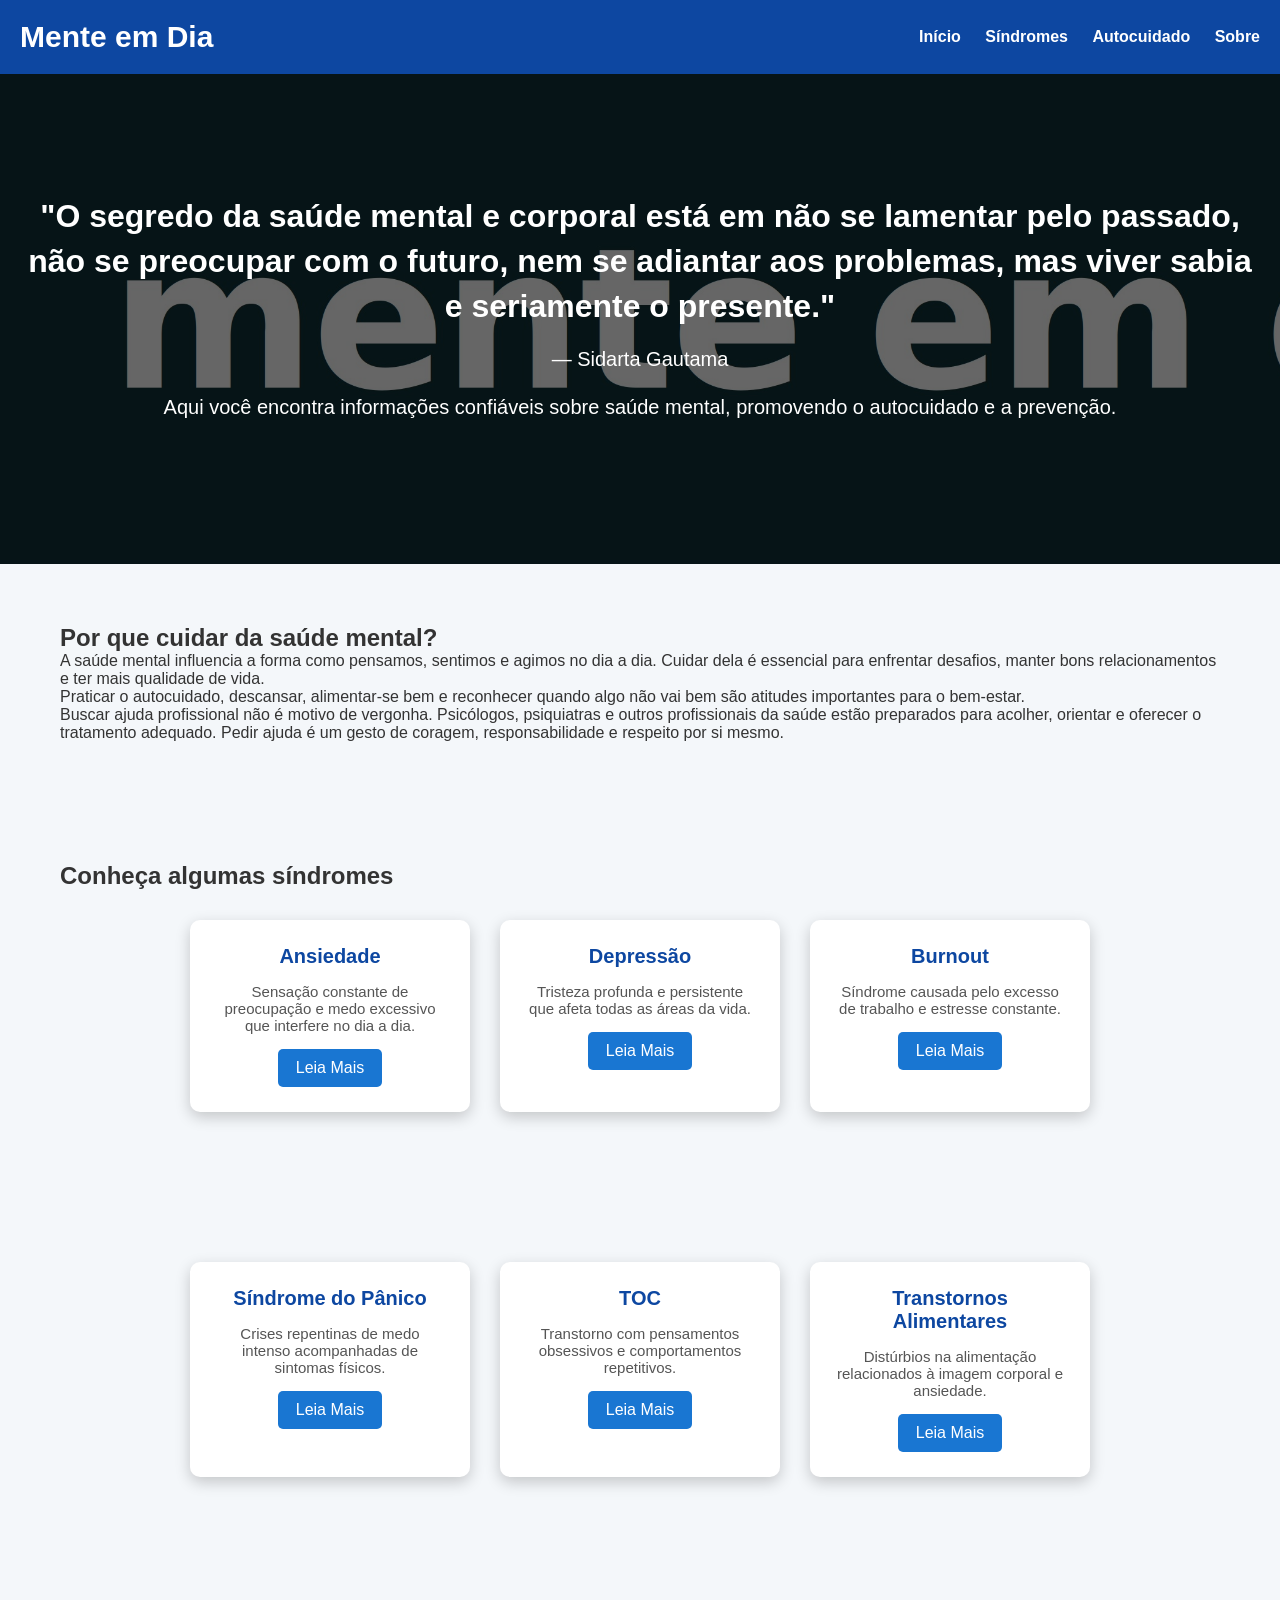
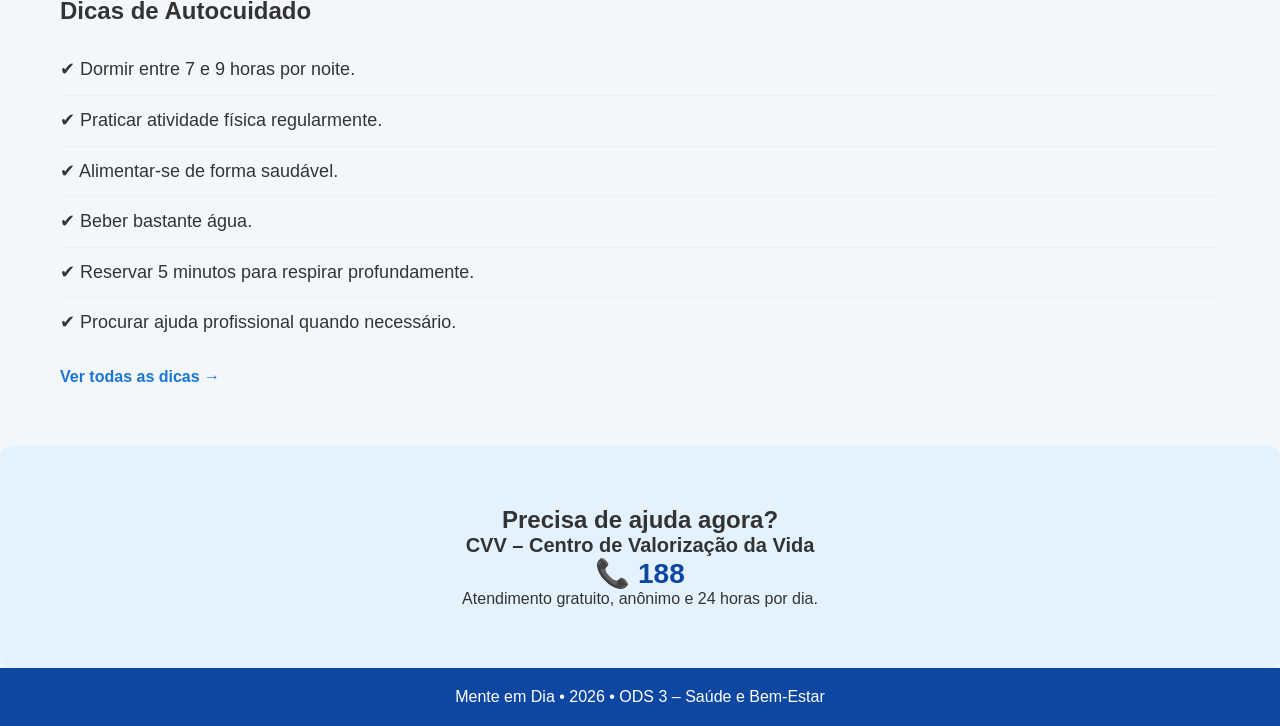
<file: index.html>
<!DOCTYPE html>
<html lang="pt-br">
<head>
    <meta charset="UTF-8">
    <meta name="viewport" content="width=device-width, initial-scale=1.0">
    <title>Mente em Dia</title>
    <link rel="stylesheet" href="style.css">
</head>
<body>

<header>
    <h1>Mente em Dia</h1>
    <nav>
        <a href="index.html">Início</a>
        <a href="sindrome.html">Síndromes</a>
        <a href="autocuidado.html">Autocuidado</a>
        <a href="sobre.html">Sobre</a>
    </nav>
</header>

<section class="banner banner-inicio">
    <div>
        <h2>"O segredo da saúde mental e corporal está em não se lamentar pelo passado, não se preocupar com o futuro, nem se adiantar aos problemas, mas viver sabia e seriamente o presente."</h2>
        <p>— Sidarta Gautama</p>
        <p>Aqui você encontra informações confiáveis sobre saúde mental, promovendo o autocuidado e a prevenção.</p>
    </div>
</section>

<section class="ods">
    <h2>Por que cuidar da saúde mental?</h2>
    <p>A saúde mental influencia a forma como pensamos, sentimos e agimos no dia a dia. Cuidar dela é essencial para enfrentar desafios, manter bons relacionamentos e ter mais qualidade de vida.</p>
    <p>Praticar o autocuidado, descansar, alimentar-se bem e reconhecer quando algo não vai bem são atitudes importantes para o bem-estar.</p>
    <p>Buscar ajuda profissional não é motivo de vergonha. Psicólogos, psiquiatras e outros profissionais da saúde estão preparados para acolher, orientar e oferecer o tratamento adequado. Pedir ajuda é um gesto de coragem, responsabilidade e respeito por si mesmo.</p>
</section>

<section class="cards">
    <h2>Conheça algumas síndromes</h2>
    <div class="container">
        <div class="card">
            <h3>Ansiedade</h3>
            <p>Sensação constante de preocupação e medo excessivo que interfere no dia a dia.</p>
            <a href="sindrome.html">Leia Mais</a>
        </div>
        <div class="card">
            <h3>Depressão</h3>
            <p>Tristeza profunda e persistente que afeta todas as áreas da vida.</p>
            <a href="sindrome.html">Leia Mais</a>
        </div>
        <div class="card">
            <h3>Burnout</h3>
            <p>Síndrome causada pelo excesso de trabalho e estresse constante.</p>
            <a href="sindrome.html">Leia Mais</a>
        </div>
    </div>
</section>

<section class="cards">
    <div class="container">
        <div class="card">
            <h3>Síndrome do Pânico</h3>
            <p>Crises repentinas de medo intenso acompanhadas de sintomas físicos.</p>
            <a href="sindrome.html">Leia Mais</a>
        </div>
        <div class="card">
            <h3>TOC</h3>
            <p>Transtorno com pensamentos obsessivos e comportamentos repetitivos.</p>
            <a href="sindrome.html">Leia Mais</a>
        </div>
        <div class="card">
            <h3>Transtornos Alimentares</h3>
            <p>Distúrbios na alimentação relacionados à imagem corporal e ansiedade.</p>
            <a href="sindrome.html">Leia Mais</a>
        </div>
    </div>
</section>

<section class="dicas">
    <h2>Dicas de Autocuidado</h2>
    <ul>
        <li>✔ Dormir entre 7 e 9 horas por noite.</li>
        <li>✔ Praticar atividade física regularmente.</li>
        <li>✔ Alimentar-se de forma saudável.</li>
        <li>✔ Beber bastante água.</li>
        <li>✔ Reservar 5 minutos para respirar profundamente.</li>
        <li>✔ Procurar ajuda profissional quando necessário.</li>
    </ul>
    <p style="margin-top:20px;">
        <a href="autocuidado.html" style="color:#1976D2; font-weight:bold; text-decoration:none;">Ver todas as dicas →</a>
    </p>
</section>

<section class="ods ajuda">
    <h2>Precisa de ajuda agora?</h2>
    <p style="font-size:20px;"><strong>CVV – Centro de Valorização da Vida</strong></p>
    <p style="font-size:28px; font-weight:bold; color:#0D47A1;">📞 188</p>
    <p>Atendimento gratuito, anônimo e 24 horas por dia.</p>
</section>

<footer>
    <p>Mente em Dia • 2026 • ODS 3 – Saúde e Bem-Estar</p>
</footer>

<script src="script.js"></script>

</body>
</html>
</file>
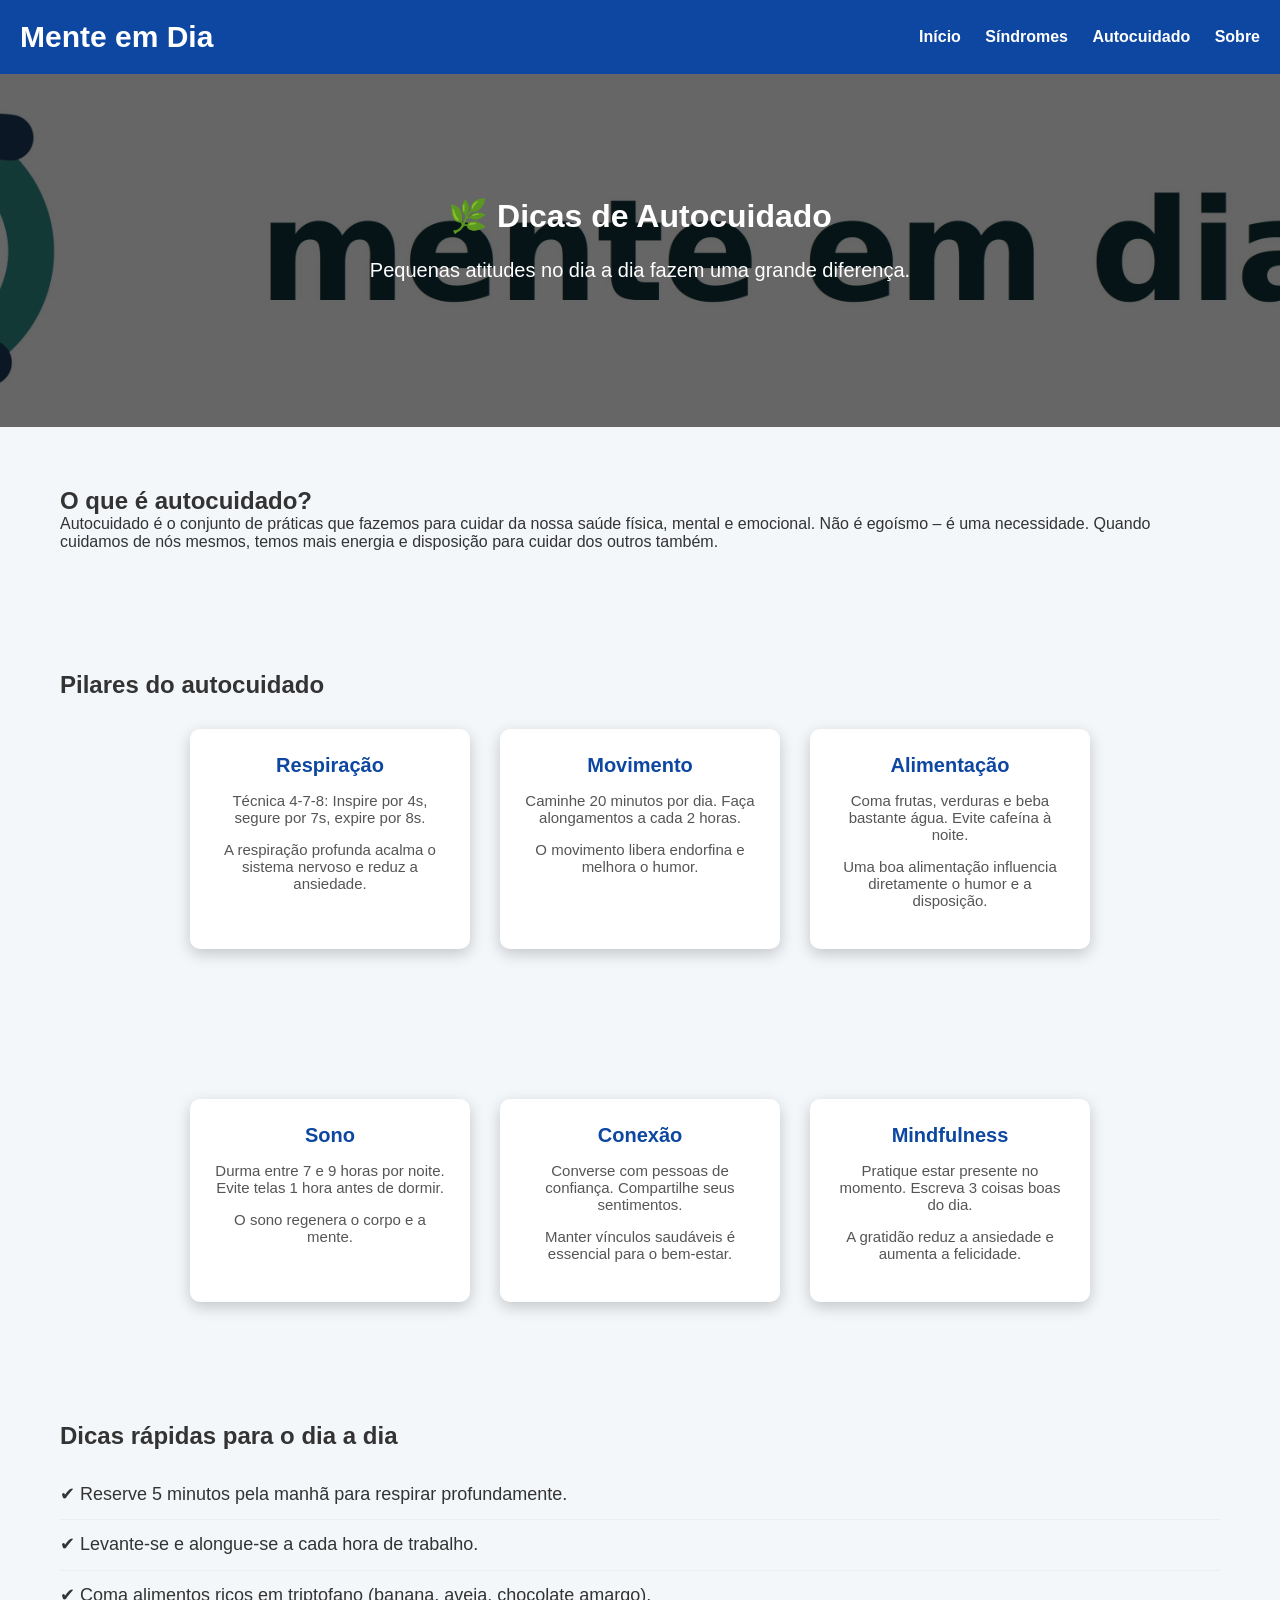
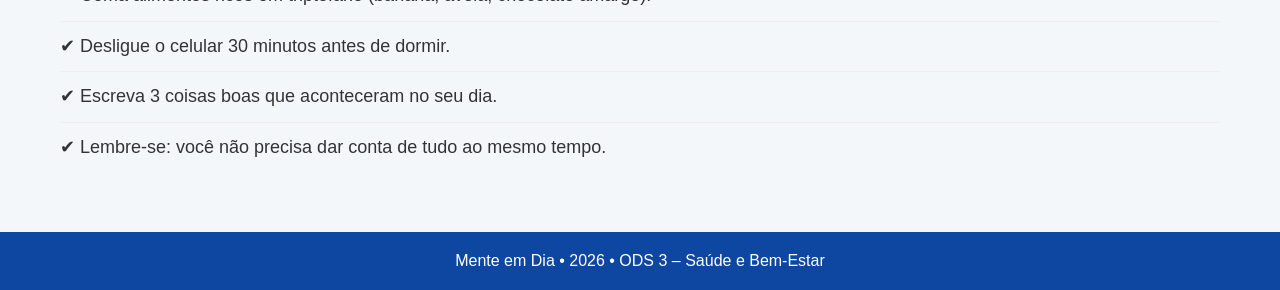
<file: autocuidado.html>
<!DOCTYPE html>
<html lang="pt-br">
<head>
    <meta charset="UTF-8">
    <meta name="viewport" content="width=device-width, initial-scale=1.0">
    <title>Autocuidado – Mente em Dia</title>
    <link rel="stylesheet" href="style.css">
</head>
<body>

<header>
    <h1>Mente em Dia</h1>
    <nav>
        <a href="index.html">Início</a>
        <a href="sindrome.html">Síndromes</a>
        <a href="autocuidado.html">Autocuidado</a>
        <a href="sobre.html">Sobre</a>
    </nav>
</header>

<section class="banner banner-autocuidado">
    <div>
        <h2>🌿 Dicas de Autocuidado</h2>
        <p>Pequenas atitudes no dia a dia fazem uma grande diferença.</p>
    </div>
</section>

<section class="ods">
    <h2>O que é autocuidado?</h2>
    <p>Autocuidado é o conjunto de práticas que fazemos para cuidar da nossa saúde física, mental e emocional. Não é egoísmo – é uma necessidade. Quando cuidamos de nós mesmos, temos mais energia e disposição para cuidar dos outros também.</p>
</section>

<section class="cards">
    <h2>Pilares do autocuidado</h2>
    <div class="container">
        <div class="card">
            <h3>Respiração</h3>
            <p>Técnica 4-7-8: Inspire por 4s, segure por 7s, expire por 8s.</p>
            <p>A respiração profunda acalma o sistema nervoso e reduz a ansiedade.</p>
        </div>
        <div class="card">
            <h3>Movimento</h3>
            <p>Caminhe 20 minutos por dia. Faça alongamentos a cada 2 horas.</p>
            <p>O movimento libera endorfina e melhora o humor.</p>
        </div>
        <div class="card">
            <h3>Alimentação</h3>
            <p>Coma frutas, verduras e beba bastante água. Evite cafeína à noite.</p>
            <p>Uma boa alimentação influencia diretamente o humor e a disposição.</p>
        </div>
    </div>
</section>

<section class="cards">
    <div class="container">
        <div class="card">
            <h3>Sono</h3>
            <p>Durma entre 7 e 9 horas por noite. Evite telas 1 hora antes de dormir.</p>
            <p>O sono regenera o corpo e a mente.</p>
        </div>
        <div class="card">
            <h3>Conexão</h3>
            <p>Converse com pessoas de confiança. Compartilhe seus sentimentos.</p>
            <p>Manter vínculos saudáveis é essencial para o bem-estar.</p>
        </div>
        <div class="card">
            <h3>Mindfulness</h3>
            <p>Pratique estar presente no momento. Escreva 3 coisas boas do dia.</p>
            <p>A gratidão reduz a ansiedade e aumenta a felicidade.</p>
        </div>
    </div>
</section>

<section class="dicas">
    <h2>Dicas rápidas para o dia a dia</h2>
    <ul>
        <li>✔ Reserve 5 minutos pela manhã para respirar profundamente.</li>
        <li>✔ Levante-se e alongue-se a cada hora de trabalho.</li>
        <li>✔ Coma alimentos ricos em triptofano (banana, aveia, chocolate amargo).</li>
        <li>✔ Desligue o celular 30 minutos antes de dormir.</li>
        <li>✔ Escreva 3 coisas boas que aconteceram no seu dia.</li>
        <li>✔ Lembre-se: você não precisa dar conta de tudo ao mesmo tempo.</li>
    </ul>
</section>

<footer>
    <p>Mente em Dia • 2026 • ODS 3 – Saúde e Bem-Estar</p>
</footer>

<script src="script.js"></script>

</body>
</html>
</file>
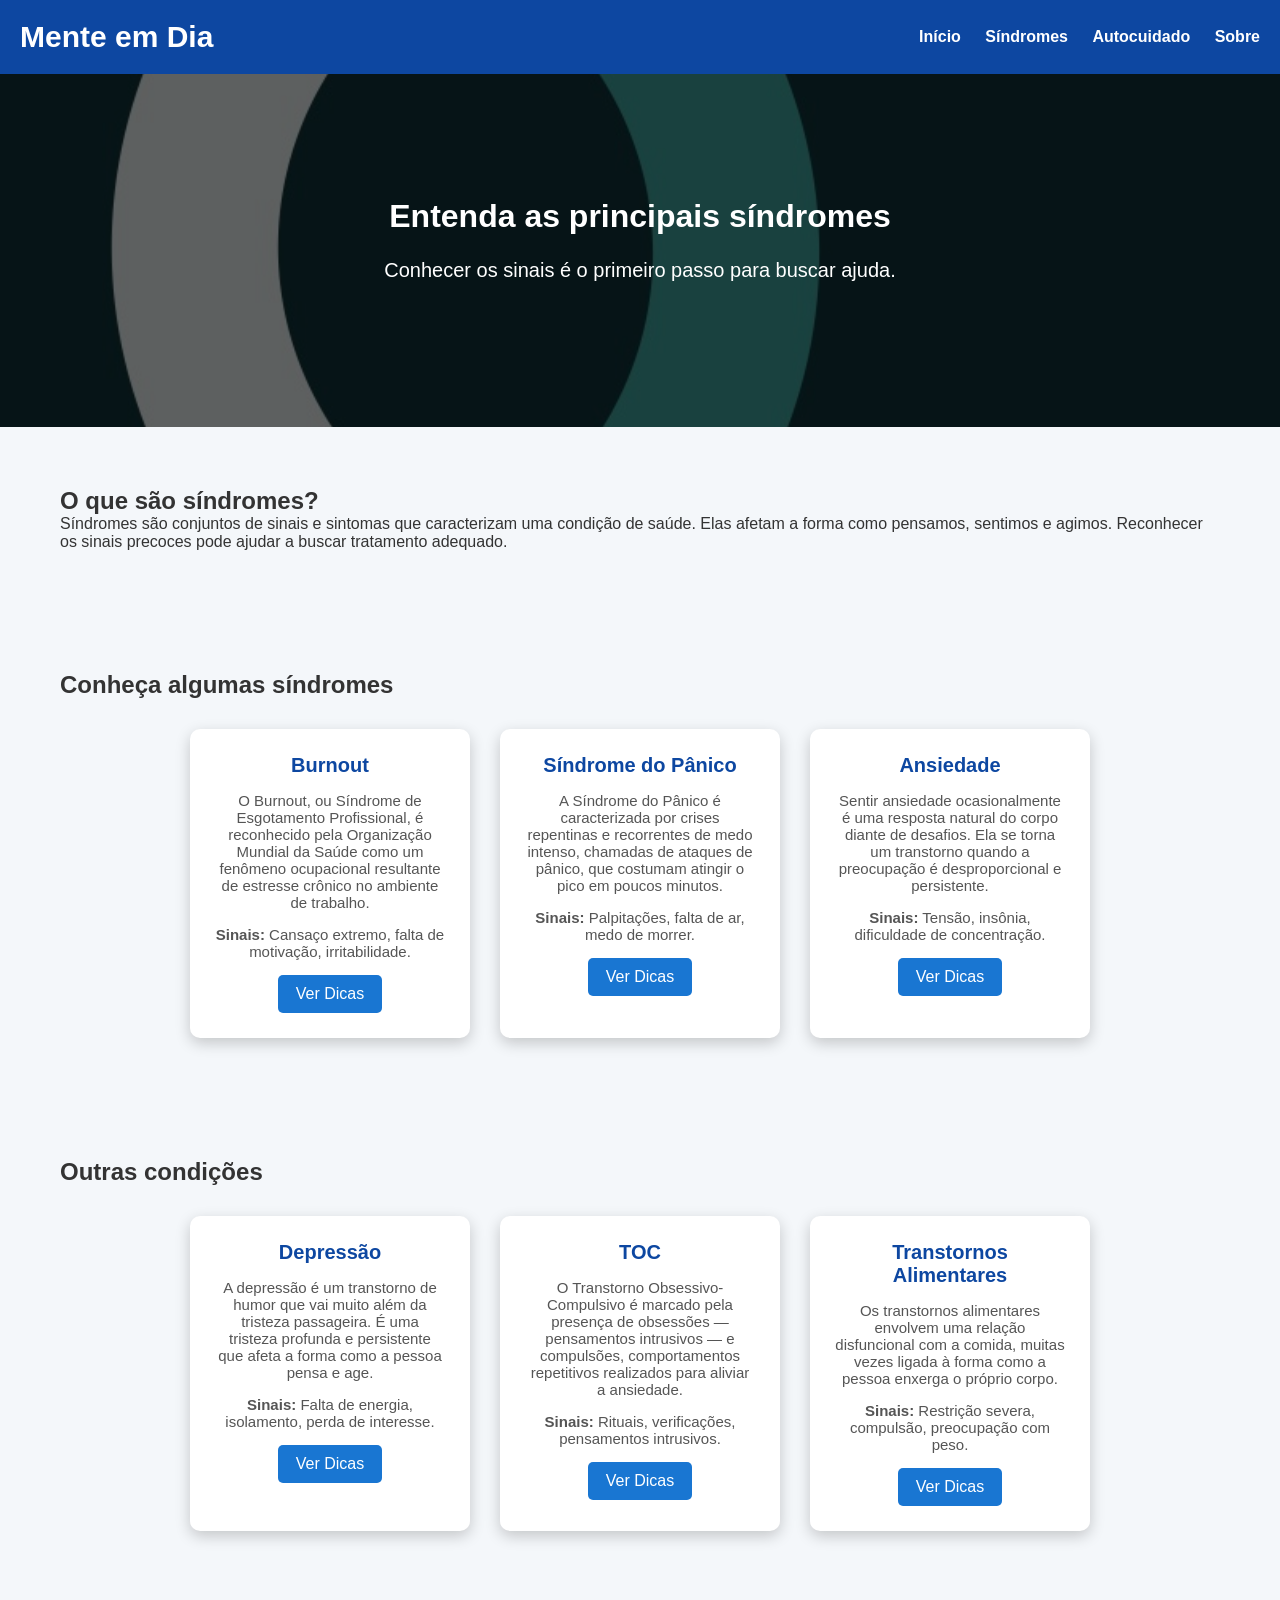
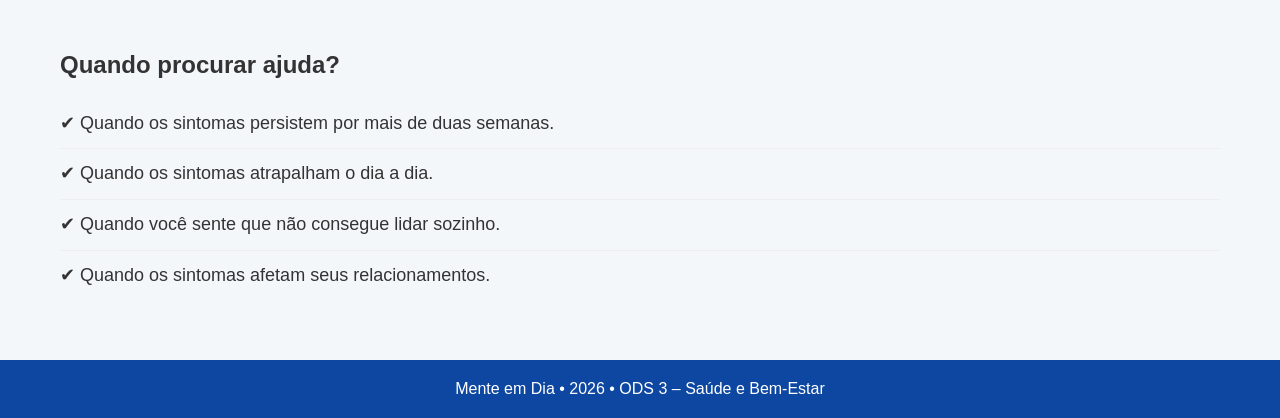
<file: sindrome.html>
<!DOCTYPE html>
<html lang="pt-br">
<head>
    <meta charset="UTF-8">
    <meta name="viewport" content="width=device-width, initial-scale=1.0">
    <title>Síndromes – Mente em Dia</title>
    <link rel="stylesheet" href="style.css">
</head>
<body>

<header>
    <h1>Mente em Dia</h1>
    <nav>
        <a href="index.html">Início</a>
        <a href="sindrome.html">Síndromes</a>
        <a href="autocuidado.html">Autocuidado</a>
        <a href="sobre.html">Sobre</a>
    </nav>
</header>

<section class="banner banner-sindrome">
    <div>
        <h2>Entenda as principais síndromes</h2>
        <p>Conhecer os sinais é o primeiro passo para buscar ajuda.</p>
    </div>
</section>

<section class="ods">
    <h2>O que são síndromes?</h2>
    <p>Síndromes são conjuntos de sinais e sintomas que caracterizam uma condição de saúde. Elas afetam a forma como pensamos, sentimos e agimos. Reconhecer os sinais precoces pode ajudar a buscar tratamento adequado.</p>
</section>

<section class="cards">
    <h2>Conheça algumas síndromes</h2>
    <div class="container">
        <div class="card">
            <h3>Burnout</h3>
            <p>O Burnout, ou Síndrome de Esgotamento Profissional, é reconhecido pela Organização Mundial da Saúde como um fenômeno ocupacional resultante de estresse crônico no ambiente de trabalho.</p>
            <p><strong>Sinais:</strong> Cansaço extremo, falta de motivação, irritabilidade.</p>
            <a href="autocuidado.html">Ver Dicas</a>
        </div>
        <div class="card">
            <h3>Síndrome do Pânico</h3>
            <p>A Síndrome do Pânico é caracterizada por crises repentinas e recorrentes de medo intenso, chamadas de ataques de pânico, que costumam atingir o pico em poucos minutos.</p>
            <p><strong>Sinais:</strong> Palpitações, falta de ar, medo de morrer.</p>
            <a href="autocuidado.html">Ver Dicas</a>
        </div>
        <div class="card">
            <h3>Ansiedade</h3>
            <p>Sentir ansiedade ocasionalmente é uma resposta natural do corpo diante de desafios. Ela se torna um transtorno quando a preocupação é desproporcional e persistente.</p>
            <p><strong>Sinais:</strong> Tensão, insônia, dificuldade de concentração.</p>
            <a href="autocuidado.html">Ver Dicas</a>
        </div>
    </div>
</section>

<section class="cards">
    <h2>Outras condições</h2>
    <div class="container">
        <div class="card">
            <h3>Depressão</h3>
            <p>A depressão é um transtorno de humor que vai muito além da tristeza passageira. É uma tristeza profunda e persistente que afeta a forma como a pessoa pensa e age.</p>
            <p><strong>Sinais:</strong> Falta de energia, isolamento, perda de interesse.</p>
            <a href="autocuidado.html">Ver Dicas</a>
        </div>
        <div class="card">
            <h3>TOC</h3>
            <p>O Transtorno Obsessivo-Compulsivo é marcado pela presença de obsessões — pensamentos intrusivos — e compulsões, comportamentos repetitivos realizados para aliviar a ansiedade.</p>
            <p><strong>Sinais:</strong> Rituais, verificações, pensamentos intrusivos.</p>
            <a href="autocuidado.html">Ver Dicas</a>
        </div>
        <div class="card">
            <h3>Transtornos Alimentares</h3>
            <p>Os transtornos alimentares envolvem uma relação disfuncional com a comida, muitas vezes ligada à forma como a pessoa enxerga o próprio corpo.</p>
            <p><strong>Sinais:</strong> Restrição severa, compulsão, preocupação com peso.</p>
            <a href="autocuidado.html">Ver Dicas</a>
        </div>
    </div>
</section>

<section class="dicas">
    <h2>Quando procurar ajuda?</h2>
    <ul>
        <li>✔ Quando os sintomas persistem por mais de duas semanas.</li>
        <li>✔ Quando os sintomas atrapalham o dia a dia.</li>
        <li>✔ Quando você sente que não consegue lidar sozinho.</li>
        <li>✔ Quando os sintomas afetam seus relacionamentos.</li>
    </ul>
</section>

<footer>
    <p>Mente em Dia • 2026 • ODS 3 – Saúde e Bem-Estar</p>
</footer>

<script src="script.js"></script>

</body>
</html>
</file>
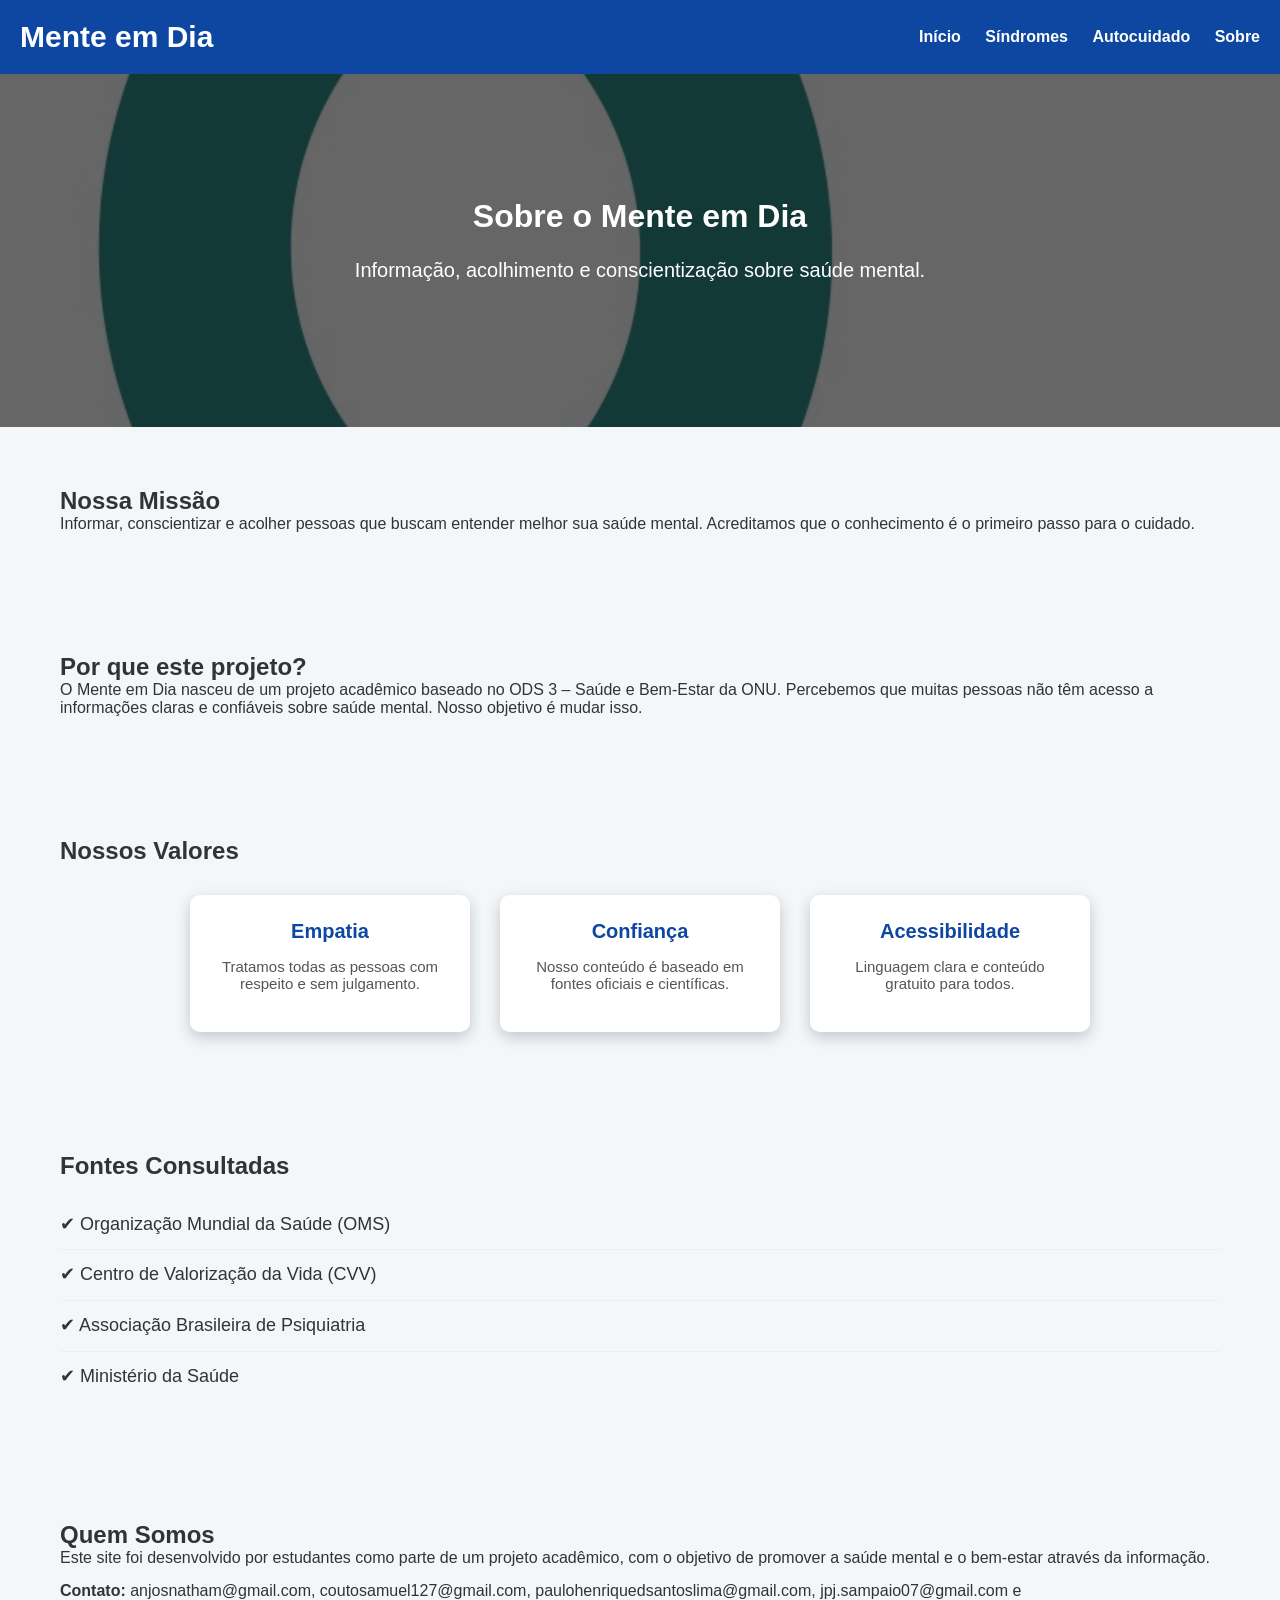
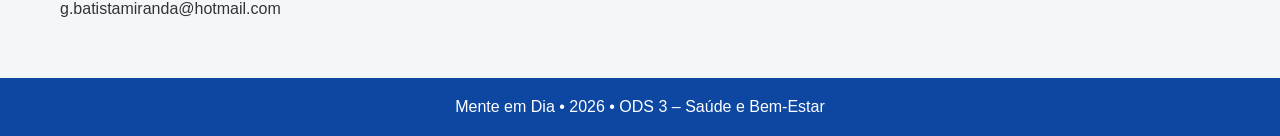
<file: sobre.html>
<!DOCTYPE html>
<html lang="pt-br">
<head>
    <meta charset="UTF-8">
    <meta name="viewport" content="width=device-width, initial-scale=1.0">
    <title>Sobre – Mente em Dia</title>
    <link rel="stylesheet" href="style.css">
</head>
<body>

<header>
    <h1>Mente em Dia</h1>
    <nav>
        <a href="index.html">Início</a>
        <a href="sindrome.html">Síndromes</a>
        <a href="autocuidado.html">Autocuidado</a>
        <a href="sobre.html">Sobre</a>
    </nav>
</header>

<section class="banner banner-sobre">
    <div>
        <h2>Sobre o Mente em Dia</h2>
        <p>Informação, acolhimento e conscientização sobre saúde mental.</p>
    </div>
</section>

<section class="ods">
    <h2>Nossa Missão</h2>
    <p>Informar, conscientizar e acolher pessoas que buscam entender melhor sua saúde mental. Acreditamos que o conhecimento é o primeiro passo para o cuidado.</p>
</section>

<section class="ods">
    <h2>Por que este projeto?</h2>
    <p>O Mente em Dia nasceu de um projeto acadêmico baseado no ODS 3 – Saúde e Bem-Estar da ONU. Percebemos que muitas pessoas não têm acesso a informações claras e confiáveis sobre saúde mental. Nosso objetivo é mudar isso.</p>
</section>

<section class="cards">
    <h2>Nossos Valores</h2>
    <div class="container">
        <div class="card">
            <h3>Empatia</h3>
            <p>Tratamos todas as pessoas com respeito e sem julgamento.</p>
        </div>
        <div class="card">
            <h3>Confiança</h3>
            <p>Nosso conteúdo é baseado em fontes oficiais e científicas.</p>
        </div>
        <div class="card">
            <h3>Acessibilidade</h3>
            <p>Linguagem clara e conteúdo gratuito para todos.</p>
        </div>
    </div>
</section>

<section class="dicas">
    <h2>Fontes Consultadas</h2>
    <ul>
        <li>✔ Organização Mundial da Saúde (OMS)</li>
        <li>✔ Centro de Valorização da Vida (CVV)</li>
        <li>✔ Associação Brasileira de Psiquiatria</li>
        <li>✔ Ministério da Saúde</li>
    </ul>
</section>

<section class="ods">
    <h2>Quem Somos</h2>
    <p>Este site foi desenvolvido por estudantes como parte de um projeto acadêmico, com o objetivo de promover a saúde mental e o bem-estar através da informação.</p>
    <p style="margin-top:15px;"><strong>Contato:</strong> anjosnatham@gmail.com, coutosamuel127@gmail.com, paulohenriquedsantoslima@gmail.com, jpj.sampaio07@gmail.com e g.batistamiranda@hotmail.com</p>
</section>

<footer>
    <p>Mente em Dia • 2026 • ODS 3 – Saúde e Bem-Estar</p>
</footer>

<script src="script.js"></script>

</body>
</html>
</file>
<file: style.css>
/* Reset */
*{
    margin:0;
    padding:0;
    box-sizing:border-box;
}

body{
    font-family:Arial, Helvetica, sans-serif;
    background:#f4f7fa;
    color:#333;
}

header{
    background:#0D47A1;
    color:white;
    padding:20px;
    display:flex;
    justify-content:space-between;
    align-items:center;
    flex-wrap:wrap;
}

header h1{
    font-size:30px;
}

nav a{
    color:white;
    text-decoration:none;
    margin-left:20px;
    font-weight:bold;
    transition:0.3s;
}

nav a:hover{
    color:#64B5F6;
}

.banner{
    background-size: cover;
    background-position: center;
    background-repeat: no-repeat;
    color:white;
    text-align:center;
    padding: 120px 20px;
    position:relative;
}

/* CORRIGIDO - imagens na raiz */
.banner-inicio{
    background-image: url('logo-horizontal-fundo-escuro.jpg.jpeg');
}

.banner-sindrome{
    background-image: url('simbolo-fundo-escuro.jpg.jpeg');
}

.banner-autocuidado{
    background-image: url('logo-horizontal.jpg.jpeg');
}

.banner-sobre{
    background-image: url('favicon.jpg.jpeg');
}

.banner::before{
    content:"";
    position:absolute;
    top:0;
    left:0;
    right:0;
    bottom:0;
    background:rgba(0,0,0,0.6);
}

.banner div{
    position:relative;
    z-index:1;
}

.banner h2{
    font-size:32px;
    margin-bottom:20px;
    line-height:1.4;
}

.banner p{
    font-size:20px;
    margin-bottom:25px;
}

section{
    padding:60px;
}

.container{
    display:flex;
    justify-content:center;
    gap:30px;
    flex-wrap:wrap;
    margin-top:30px;
}

.card{
    width:280px;
    background:white;
    padding:25px;
    border-radius:10px;
    box-shadow:0 5px 15px rgba(0,0,0,.2);
    text-align:center;
    transition:.3s;
}

.card:hover{
    transform:translateY(-10px);
}

.card h3{
    color:#0D47A1;
    margin-bottom:15px;
    font-size:20px;
}

.card p{
    margin-bottom:15px;
    font-size:15px;
    color:#555;
}

.card a{
    text-decoration:none;
    background:#1976D2;
    color:white;
    padding:10px 18px;
    border-radius:5px;
    display:inline-block;
    transition:0.3s;
}

.card a:hover{
    background:#0D47A1;
}

.dicas ul{
    margin-top:20px;
    line-height:2.2;
    font-size:18px;
    list-style:none;
    padding:0;
}

.dicas ul li{
    padding:5px 0;
    border-bottom:1px solid #eee;
}

.dicas ul li:last-child{
    border-bottom:none;
}

.ajuda{
    background:#e3f2fd;
    border-radius:10px;
    text-align:center;
}

footer{
    background:#0D47A1;
    color:white;
    text-align:center;
    padding:20px;
}

@media (max-width:768px){
    header{
        flex-direction:column;
        text-align:center;
    }
    
    nav{
        margin-top:15px;
    }

    nav a{
        margin:0 10px;
        font-size:14px;
    }
    
    .banner h2{
        font-size:22px;
    }
    
    .banner p{
        font-size:16px;
    }
    
    section{
        padding:30px 15px;
    }
    
    .card{
        width:100%;
        max-width:320px;
    }
}
</file>
